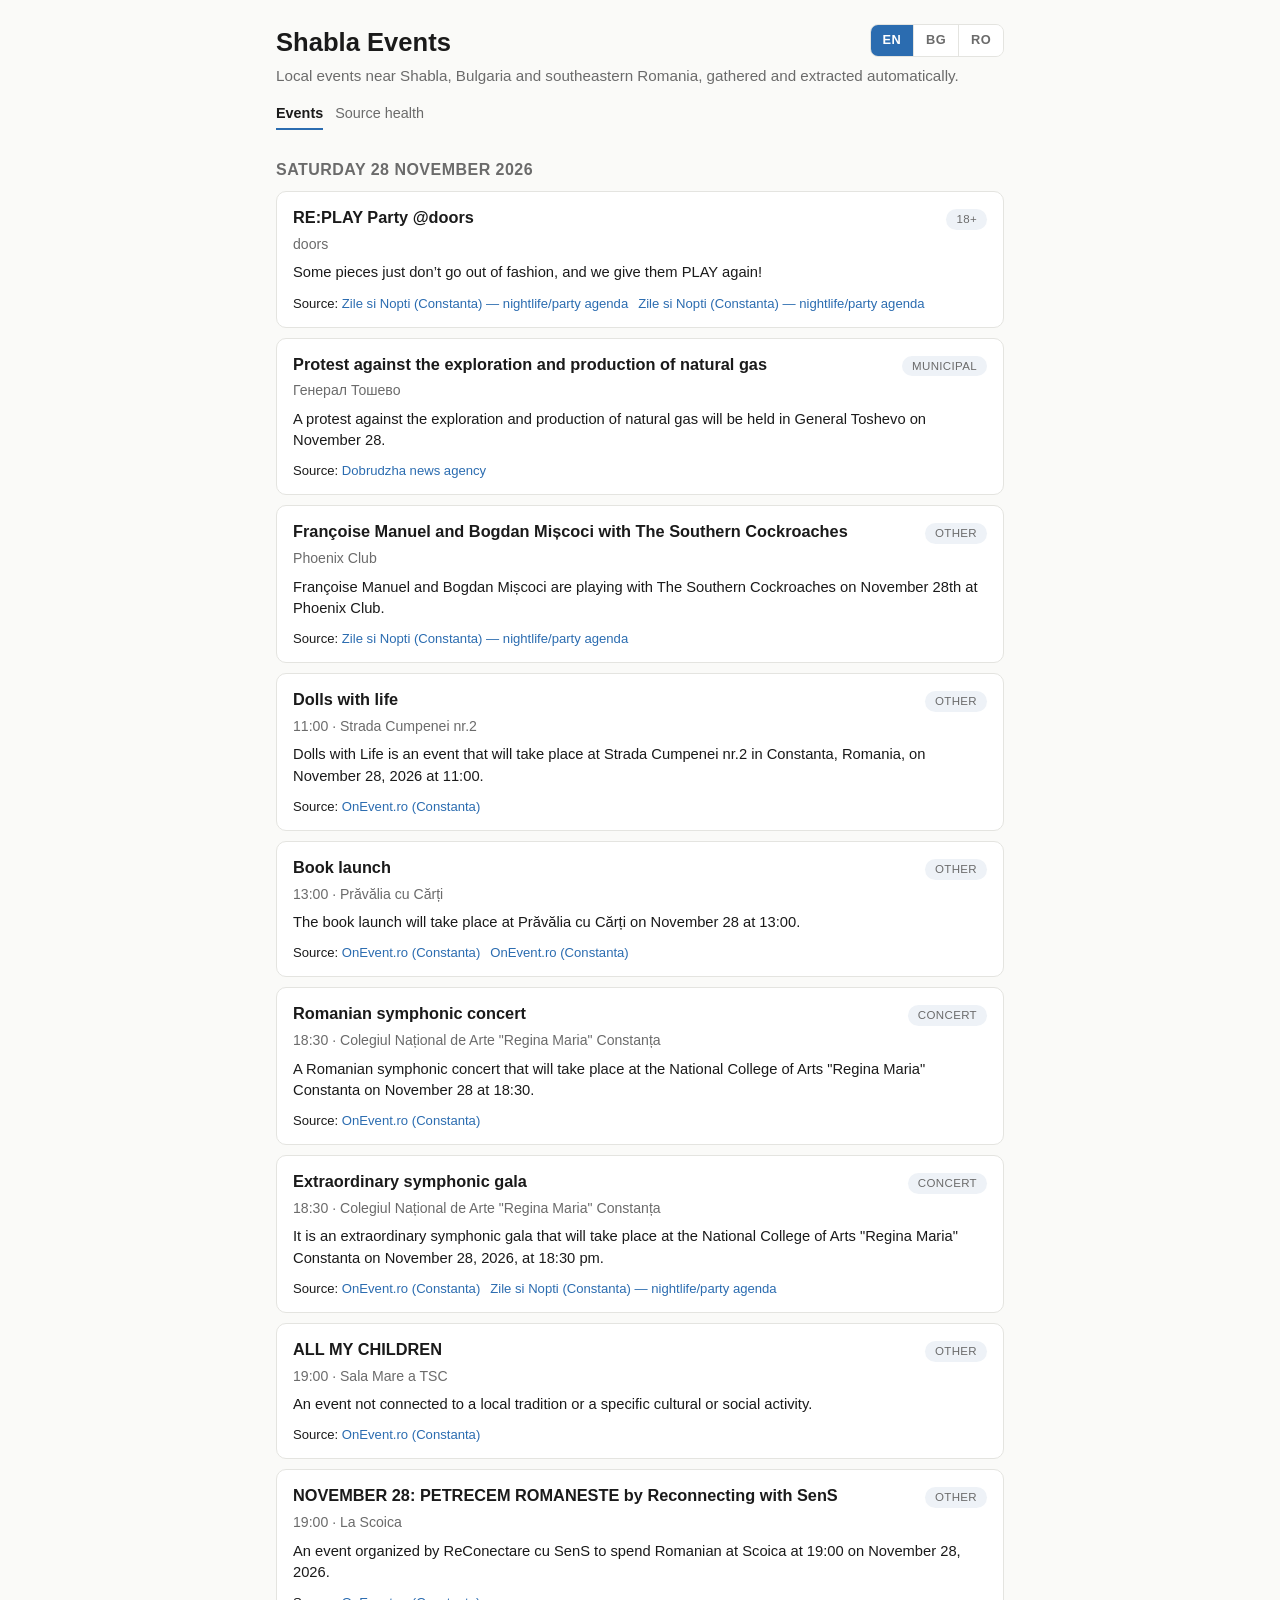
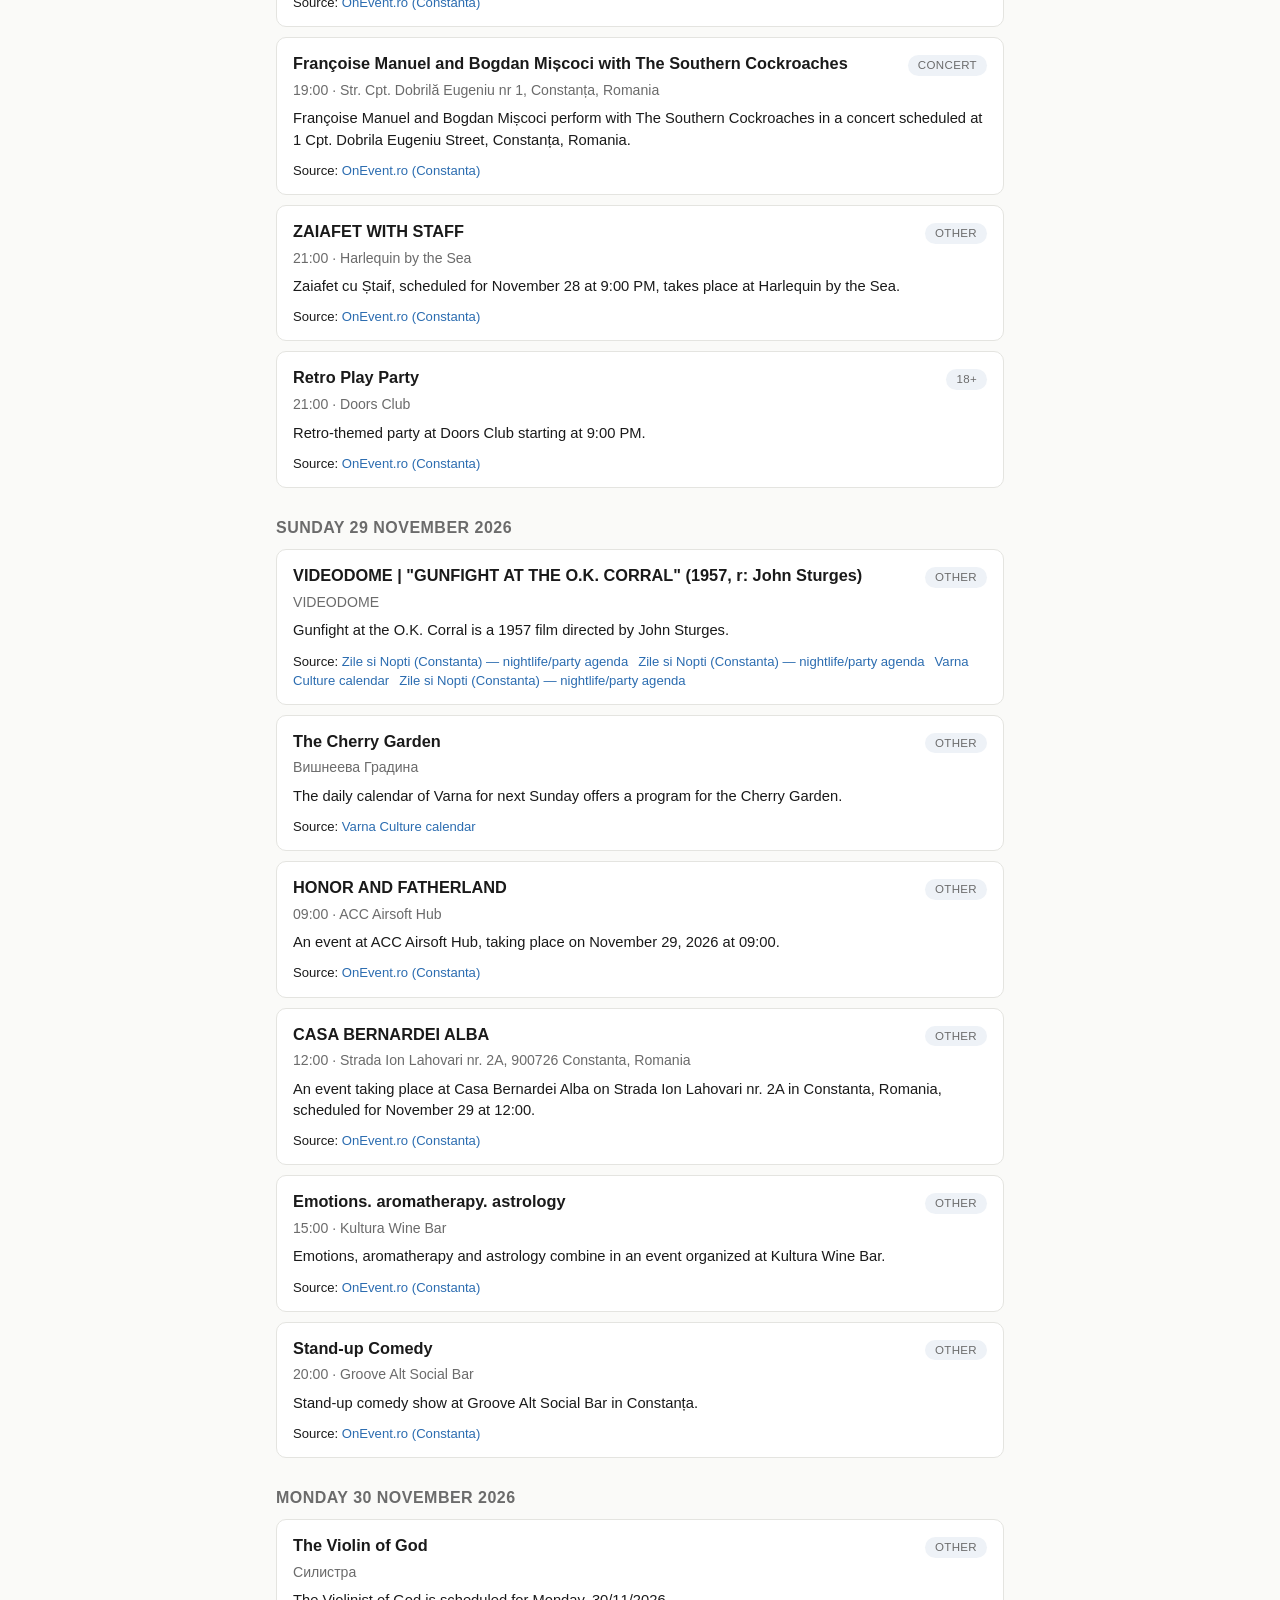
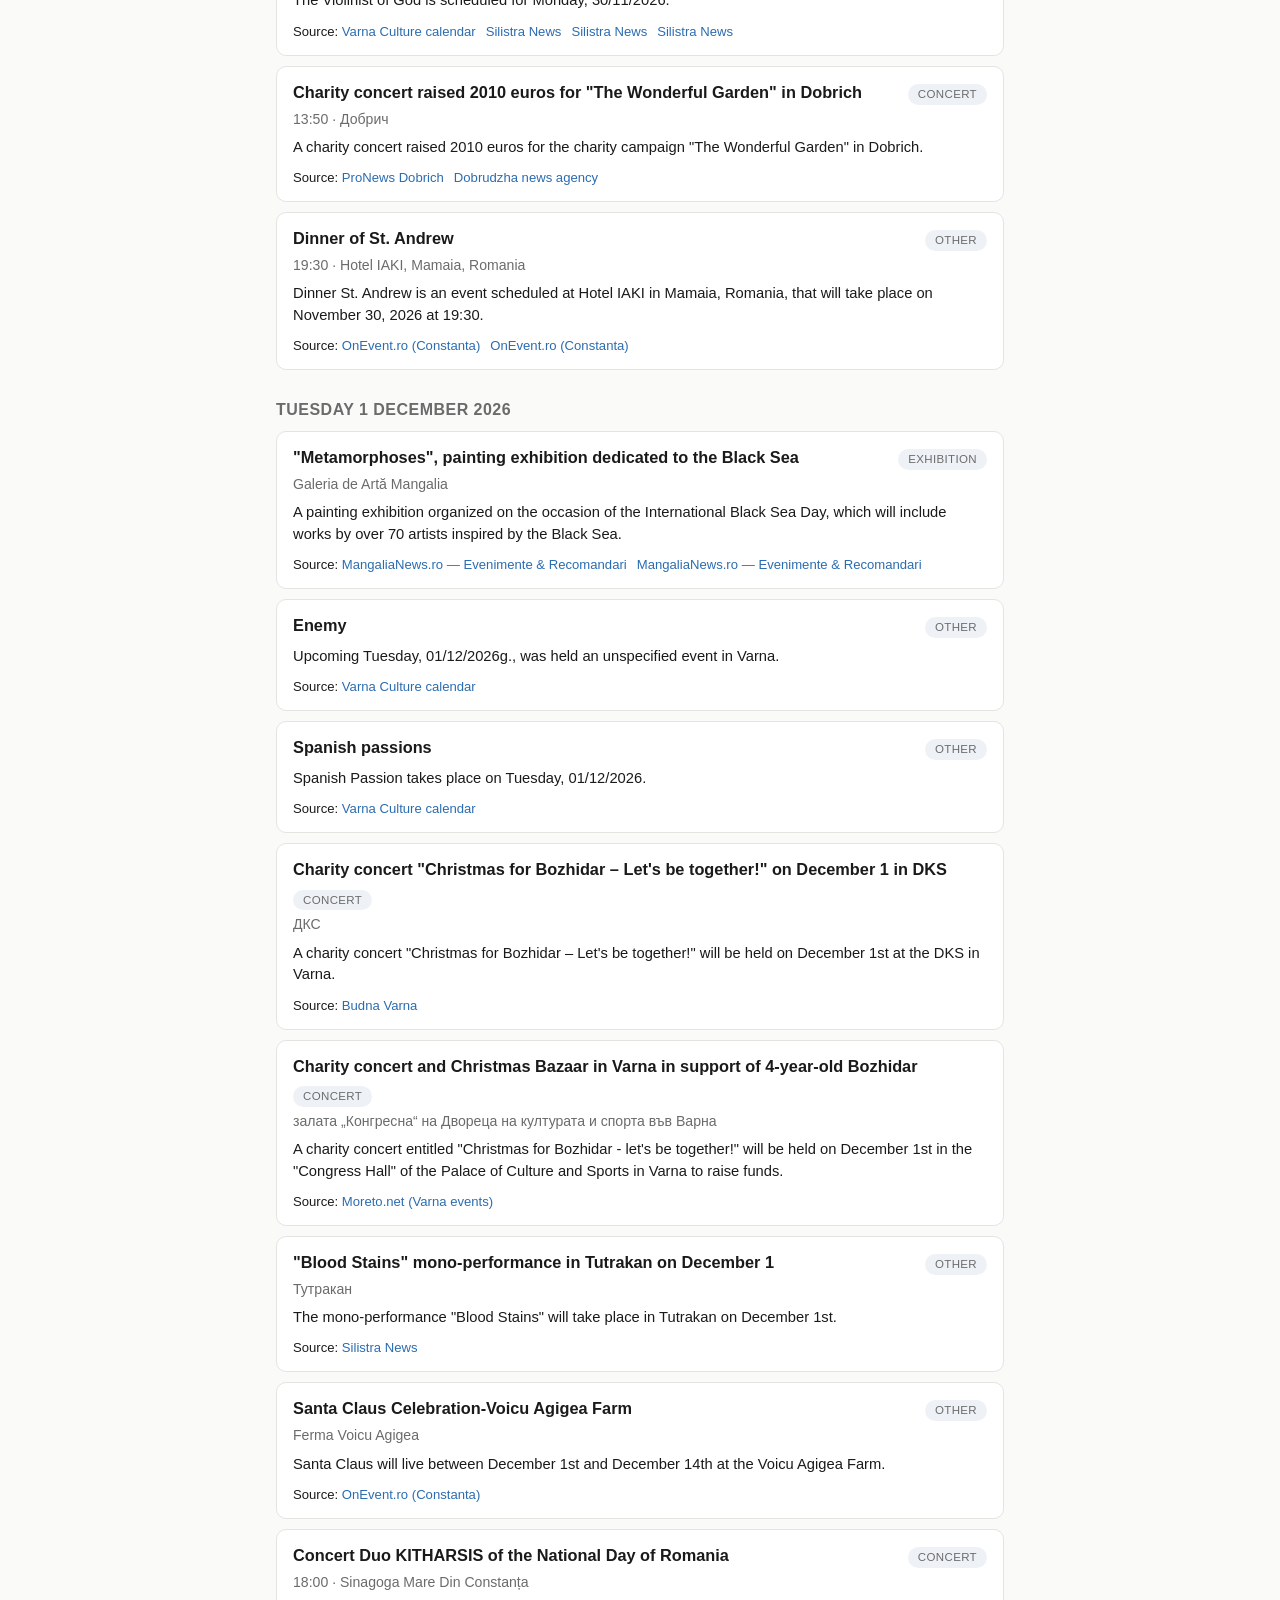
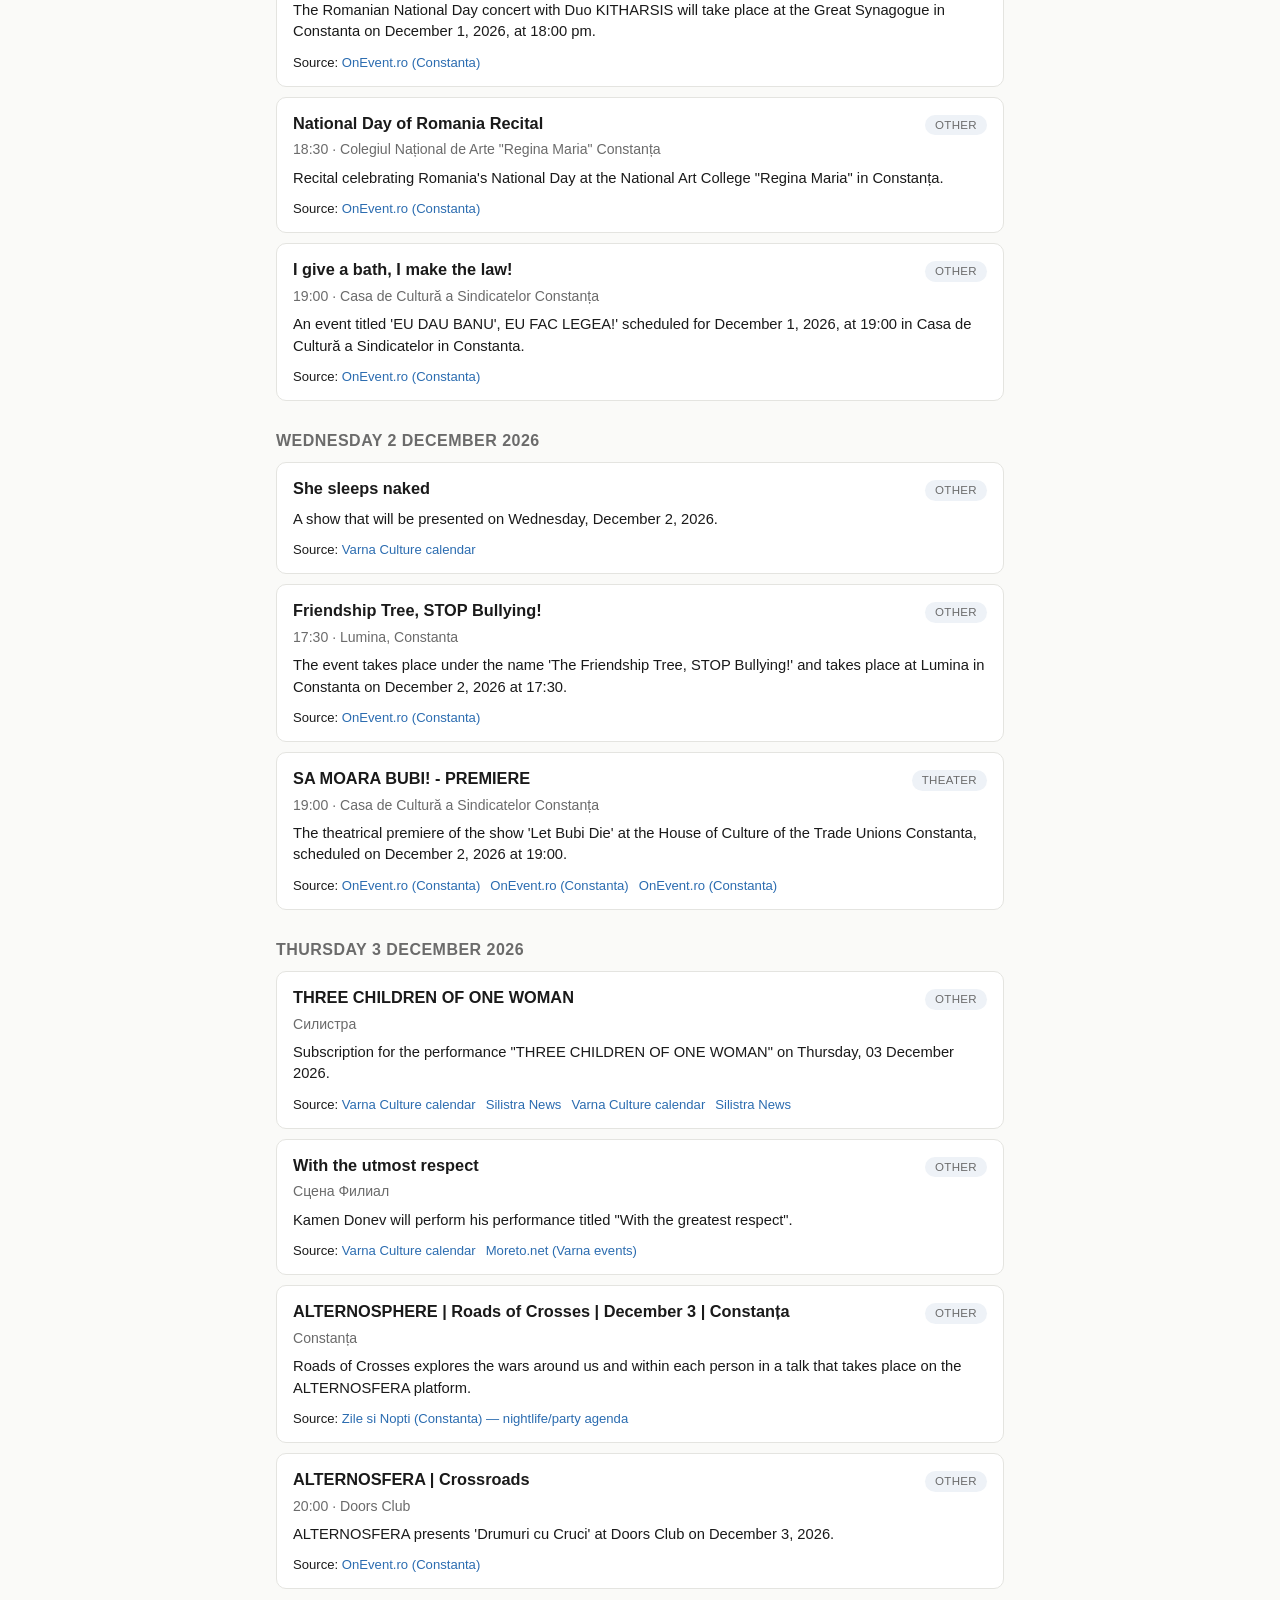
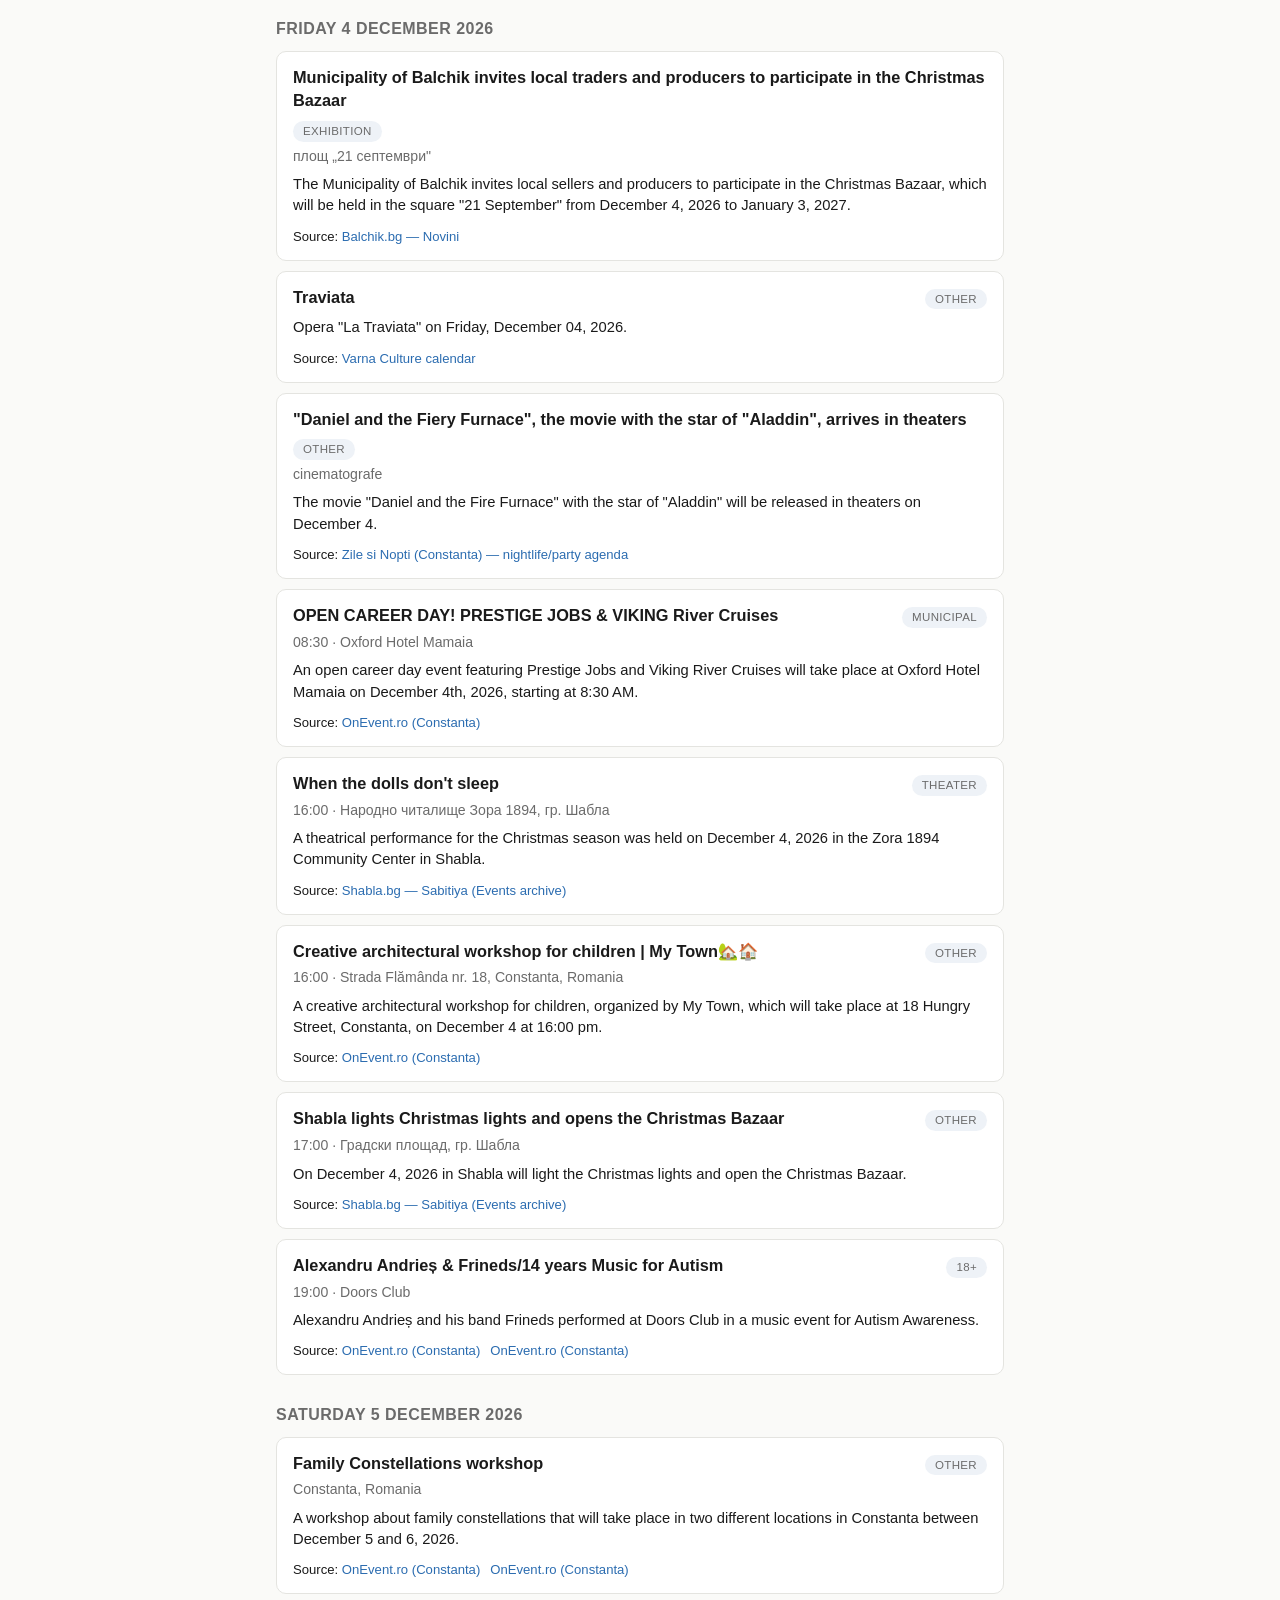
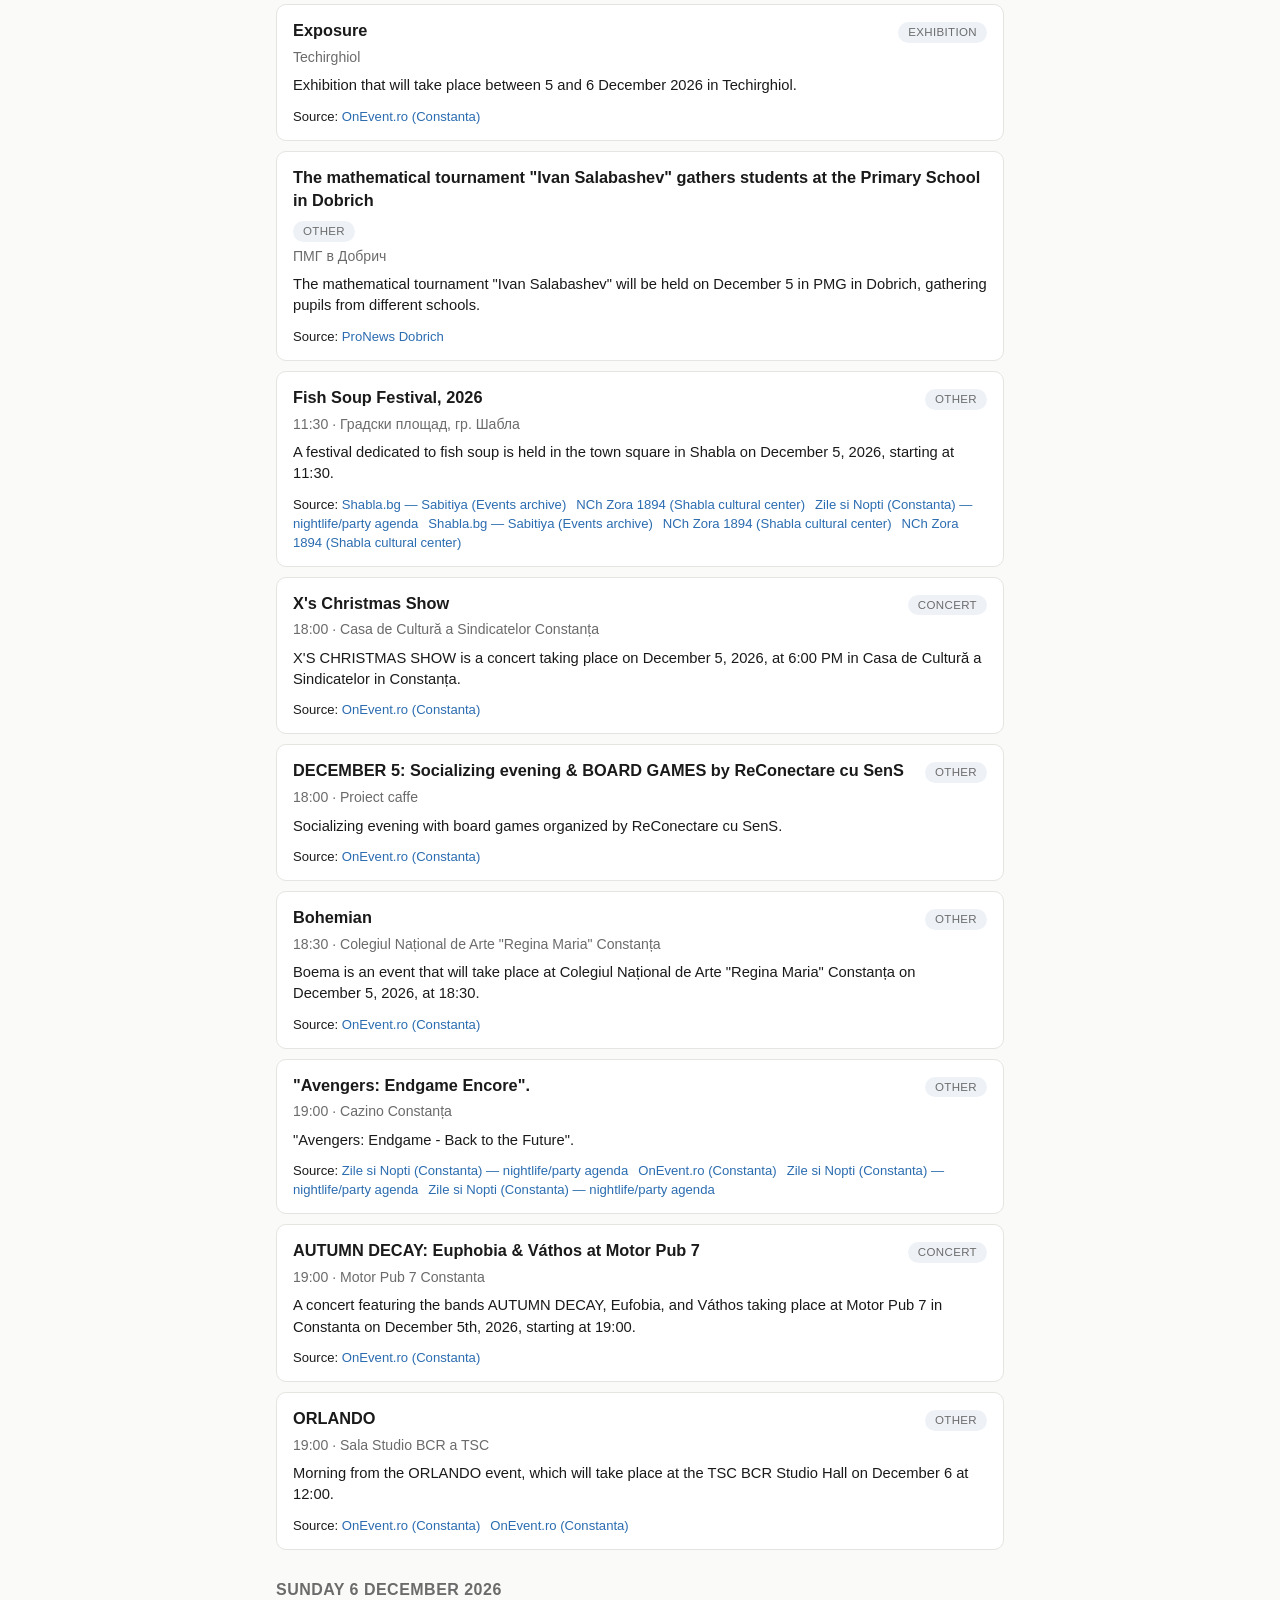
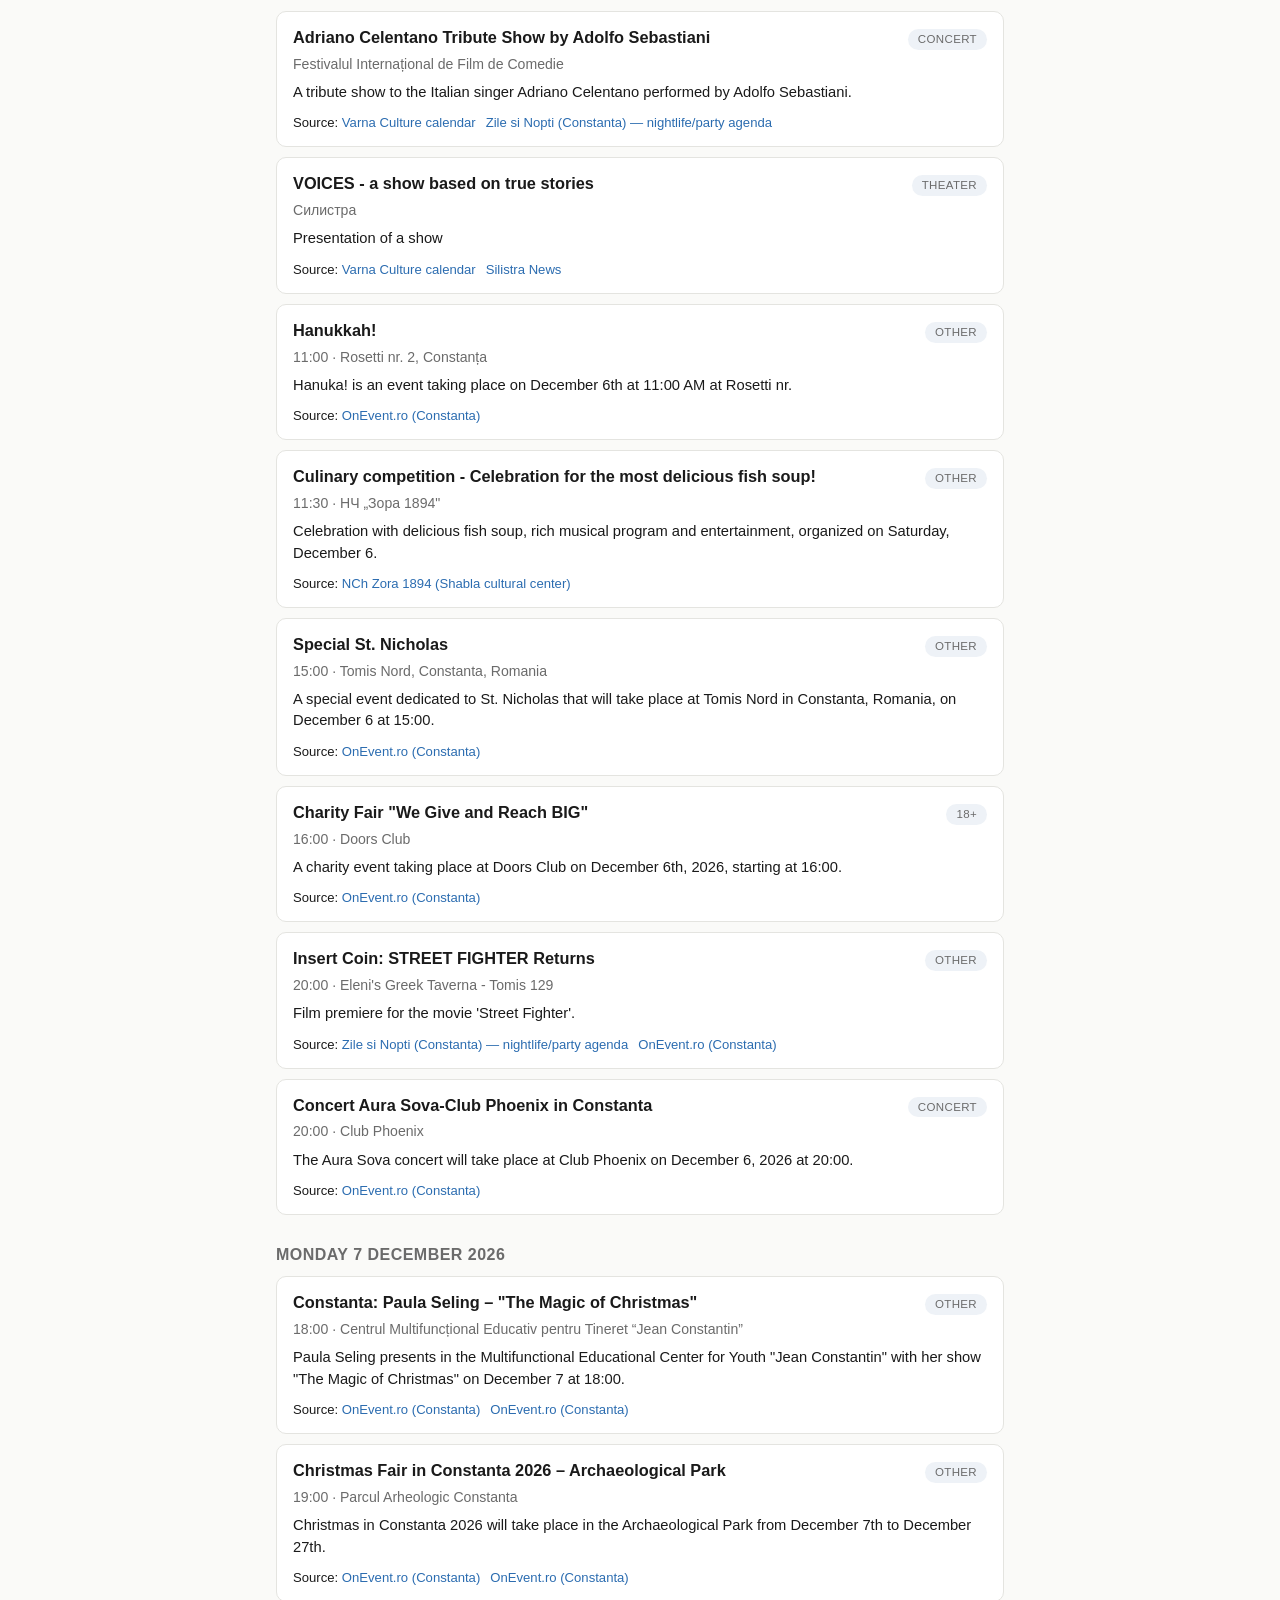
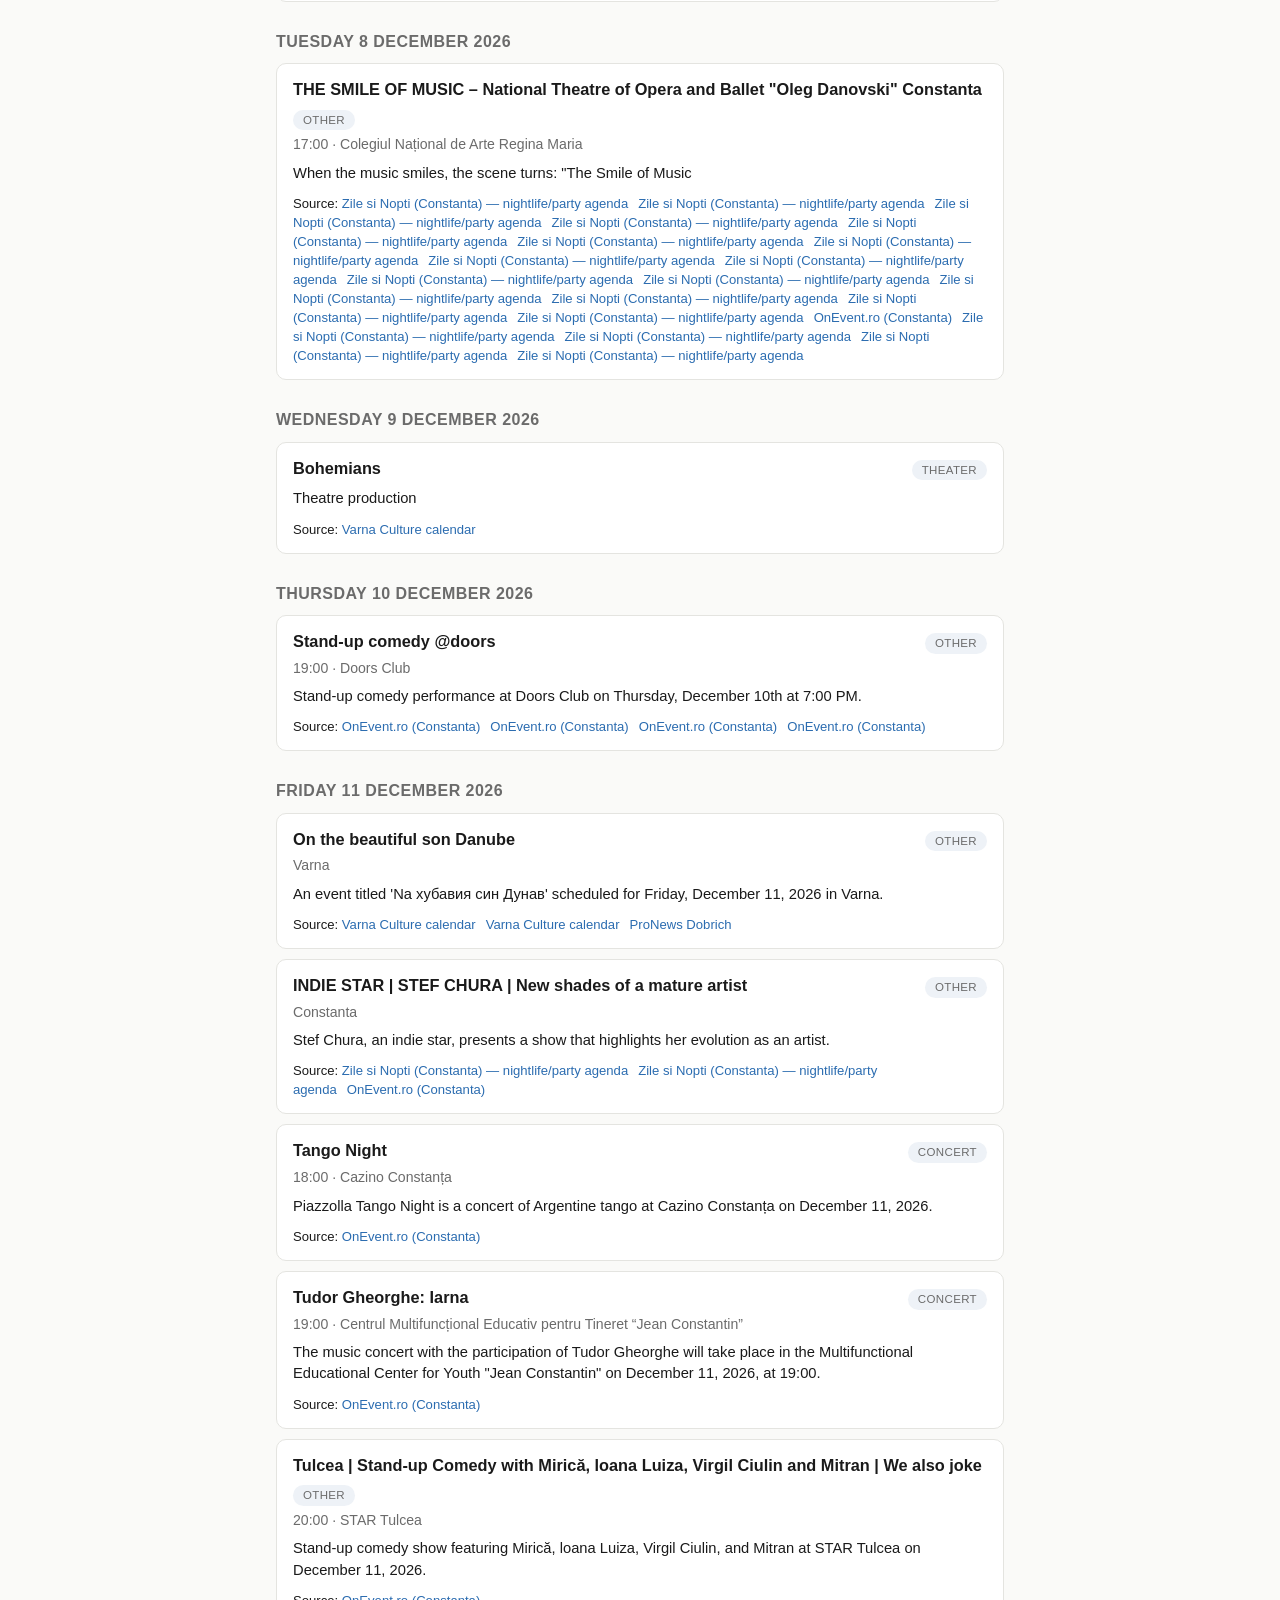
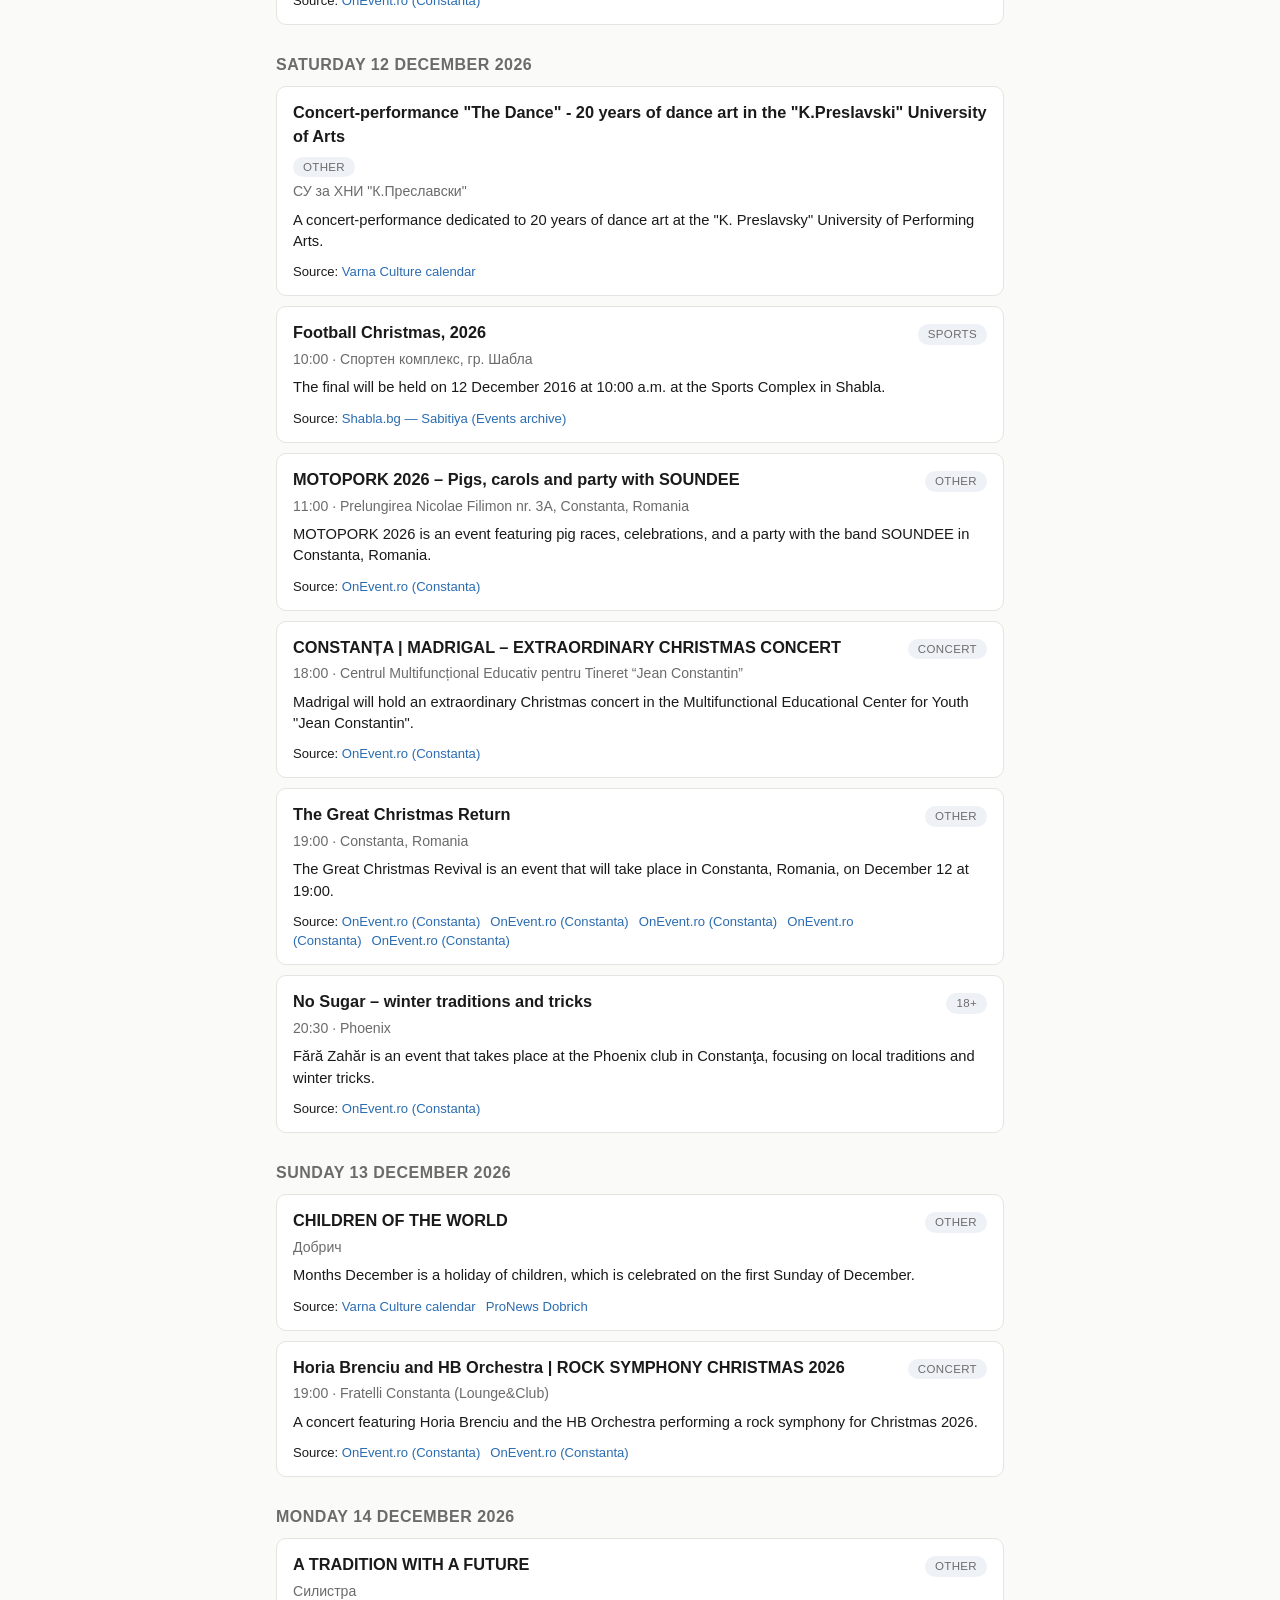
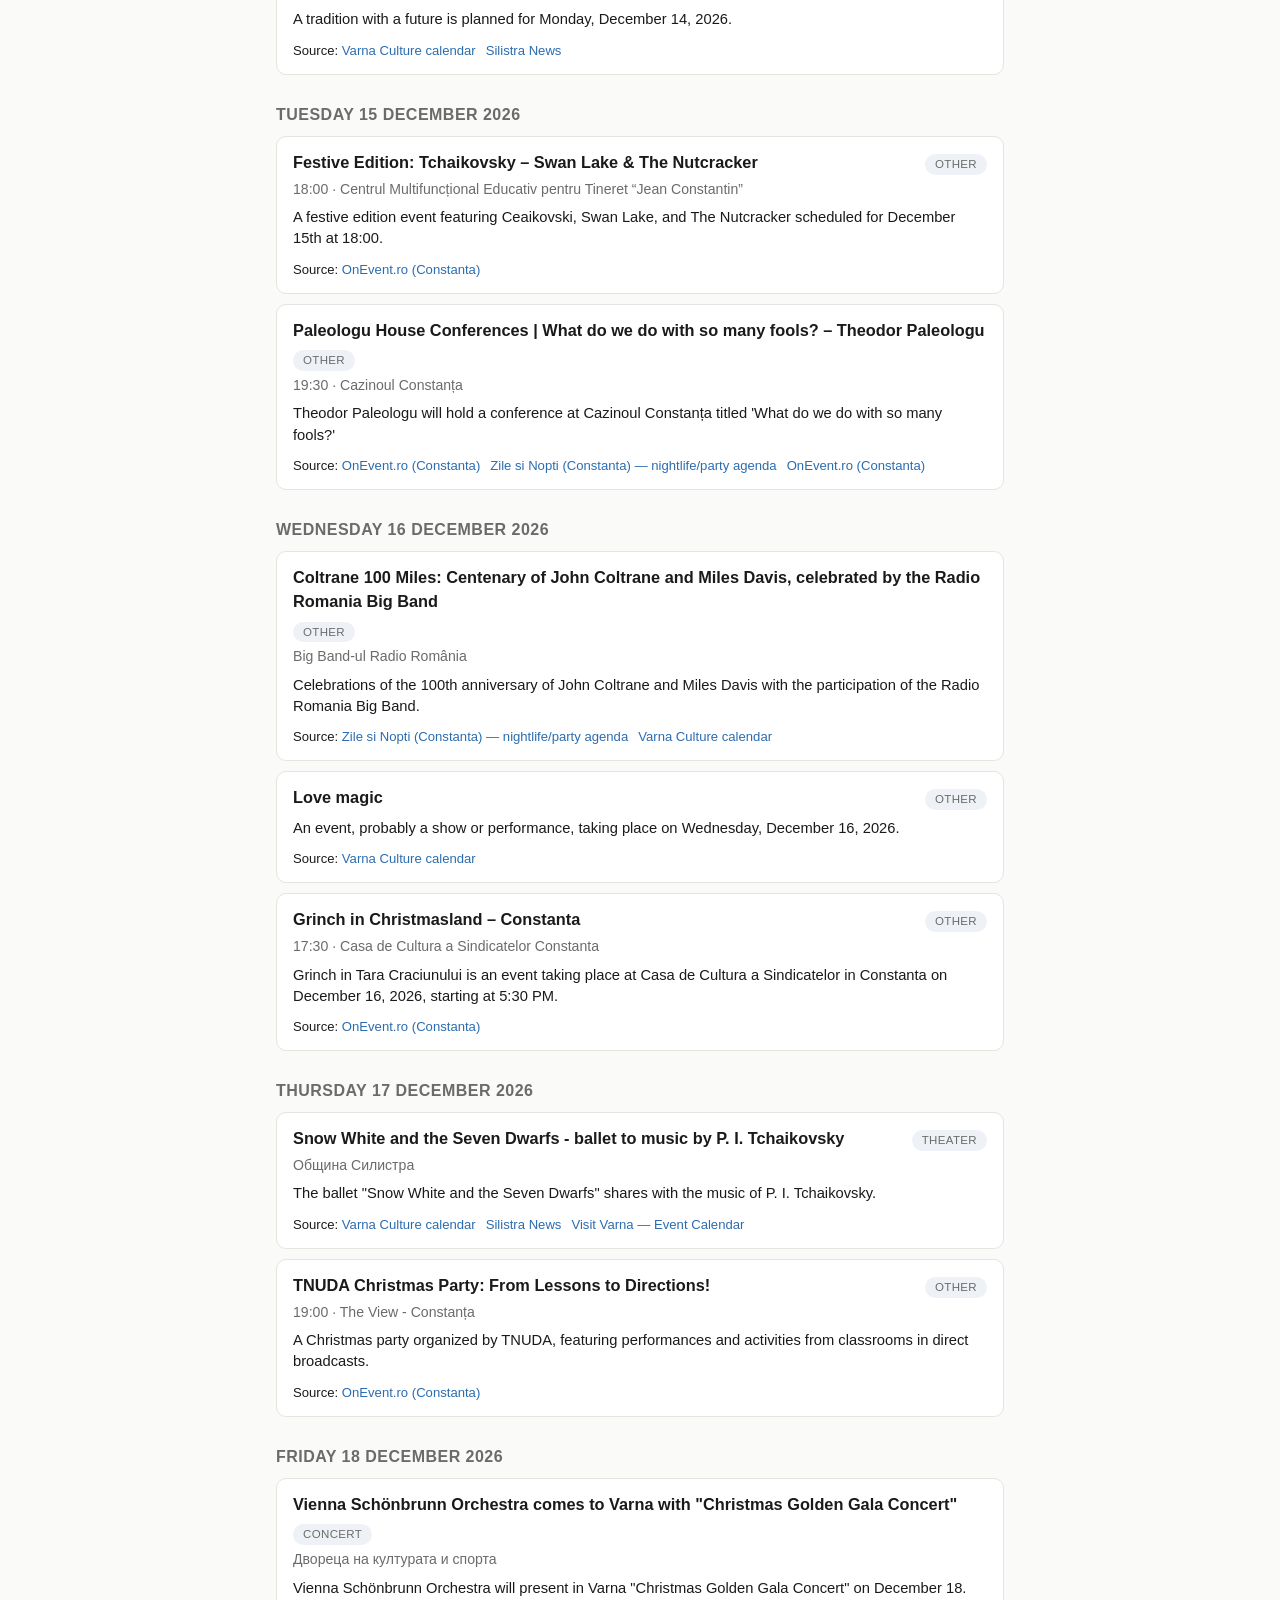
<file: docs/index.html>
<!doctype html>
<html lang="en">
<head>
<meta charset="utf-8">
<meta name="viewport" content="width=device-width, initial-scale=1">
<title>Shabla Events</title>
<link rel="icon" href="data:,">
<link rel="stylesheet" href="assets/style.css">
</head>
<body data-title-key="pageTitle">
<div class="wrap">
  <header>
    <div class="header-row">
      <h1 data-i18n="title">Shabla Events</h1>
      <div id="lang-switch" class="lang-switch"></div>
    </div>
    <p class="subtitle" data-i18n="subtitle">Local events near Shabla, Bulgaria and southeastern Romania, gathered and extracted automatically.</p>
    <nav class="tabs">
      <a href="index.html" class="active" data-i18n="tabEvents">Events</a>
      <a href="stats.html" data-i18n="tabHealth">Source health</a>
    </nav>
  </header>
  <main id="content">
    <p class="loading" data-i18n="loading">Loading events…</p>
  </main>
  <footer id="footer"></footer>
</div>
<script src="assets/i18n.js"></script>
<script src="assets/app.js"></script>
</body>
</html>
</file>
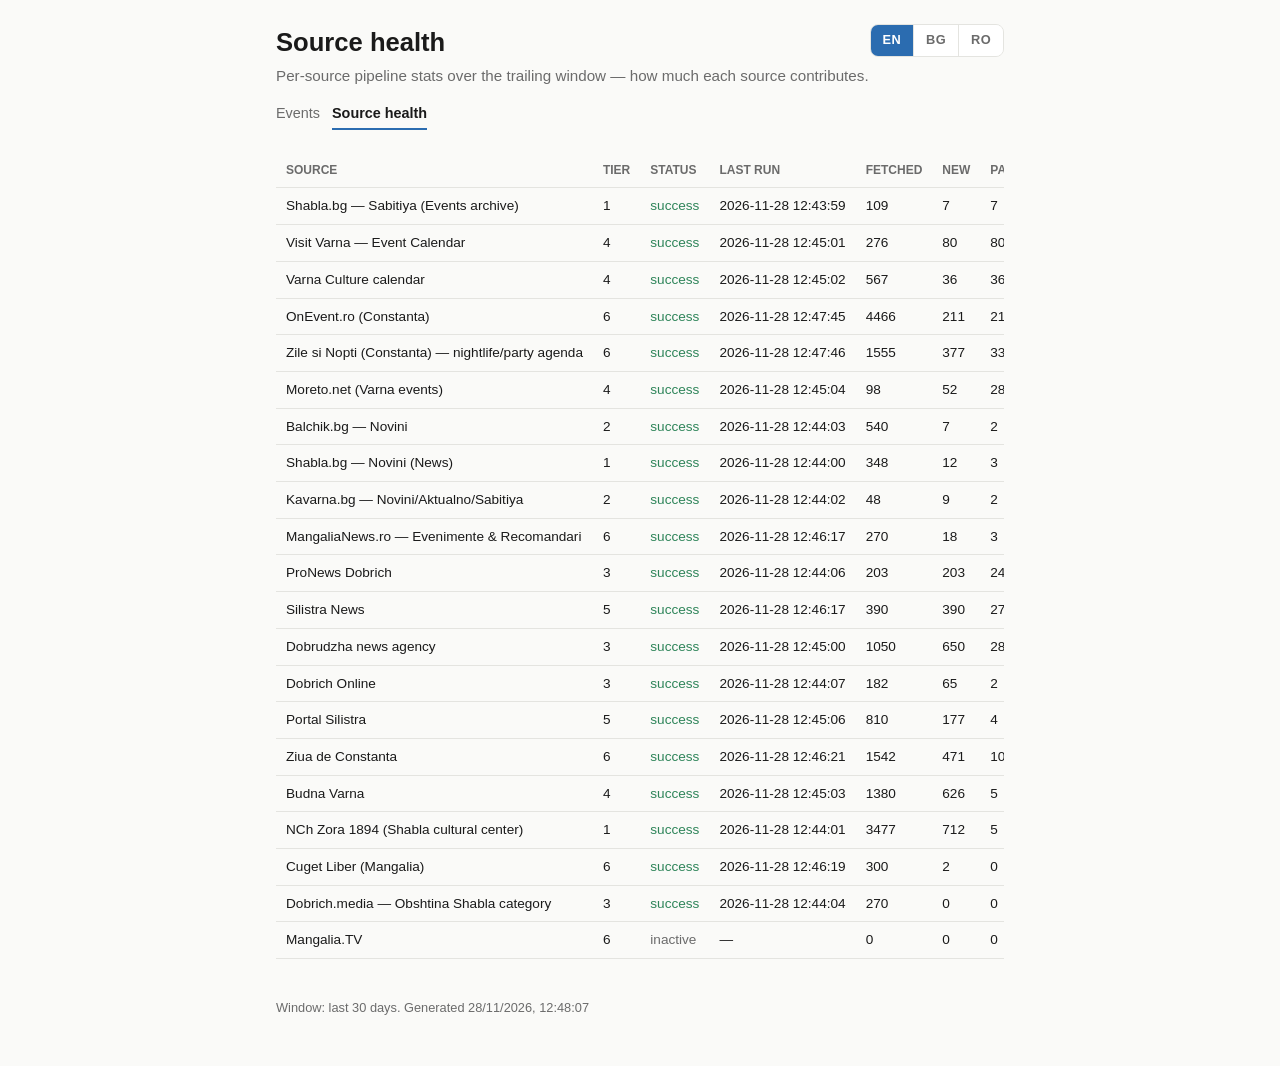
<file: docs/stats.html>
<!doctype html>
<html lang="en">
<head>
<meta charset="utf-8">
<meta name="viewport" content="width=device-width, initial-scale=1">
<title>Shabla Events — Source health</title>
<link rel="icon" href="data:,">
<link rel="stylesheet" href="assets/style.css">
</head>
<body data-title-key="statsPageTitle">
<div class="wrap">
  <header>
    <div class="header-row">
      <h1 data-i18n="statsTitle">Source health</h1>
      <div id="lang-switch" class="lang-switch"></div>
    </div>
    <p class="subtitle" data-i18n="statsSubtitle">Per-source pipeline stats over the trailing window — how much each source contributes.</p>
    <nav class="tabs">
      <a href="index.html" data-i18n="tabEvents">Events</a>
      <a href="stats.html" class="active" data-i18n="tabHealth">Source health</a>
    </nav>
  </header>
  <main id="content">
    <p class="loading" data-i18n="loadingStats">Loading stats…</p>
  </main>
  <footer id="footer"></footer>
</div>
<script src="assets/i18n.js"></script>
<script src="assets/stats.js"></script>
</body>
</html>
</file>
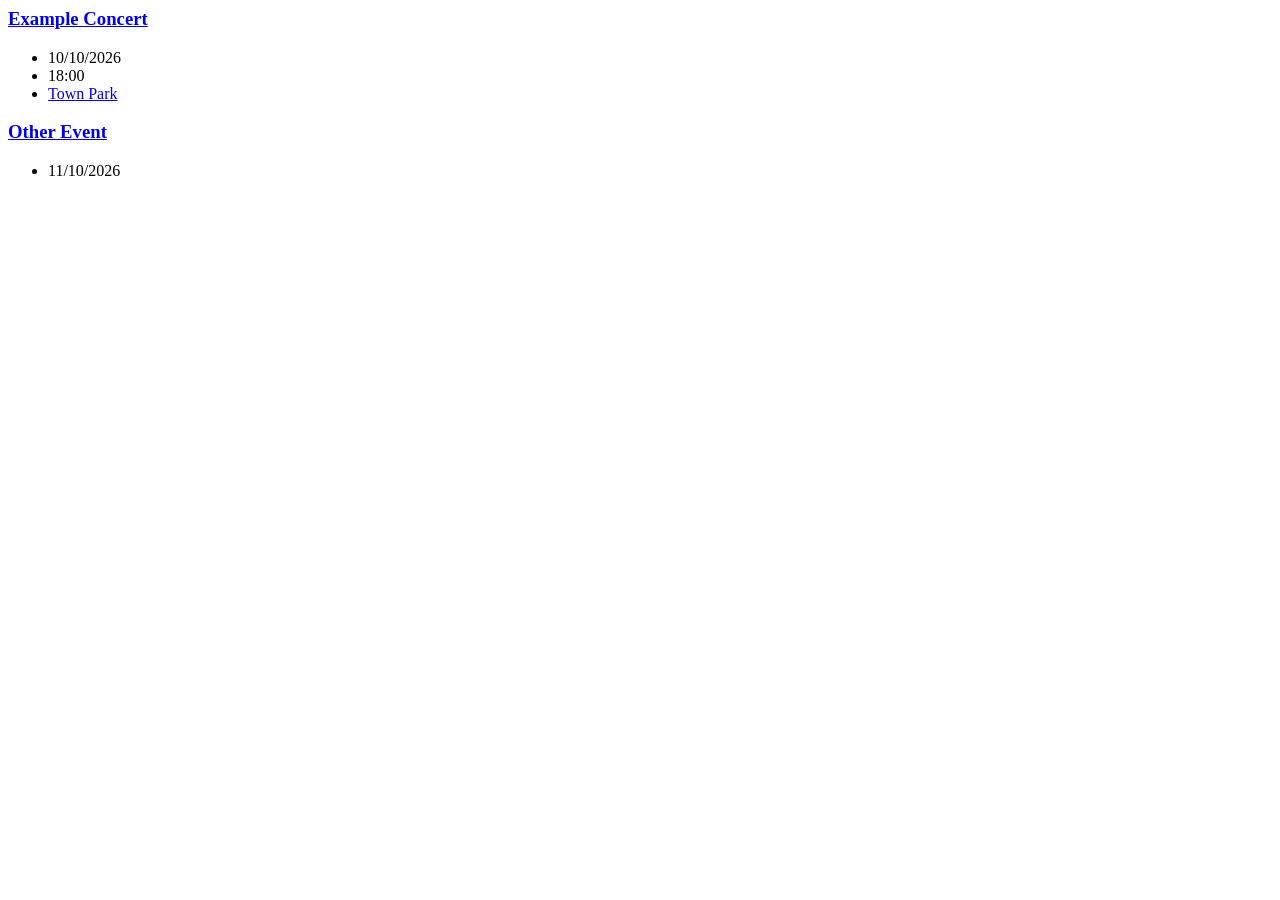
<file: tests/fixtures/sample_event_list.html>
<html>
<body>
<main>
  <article class="lsvr_event">
    <h3 class="post__title"><a href="/events/example-concert/">Example Concert</a></h3>
    <ul class="post__info">
      <li class="post__info-item--date">10/10/2026</li>
      <li class="post__info-item--time">18:00</li>
      <li class="post__info-item--location"><a href="/event-location/park/">Town Park</a></li>
    </ul>
  </article>
  <article class="lsvr_event">
    <h3 class="post__title"><a href="https://example.com/events/other/">Other Event</a></h3>
    <ul class="post__info">
      <li class="post__info-item--date">11/10/2026</li>
    </ul>
  </article>
</main>
</body>
</html>
</file>
<file: docs/assets/style.css>
:root {
  color-scheme: light dark;
  --bg: #fafaf8;
  --fg: #1a1a1a;
  --muted: #6b6b6b;
  --card-bg: #ffffff;
  --border: #e4e4e0;
  --accent: #2b6cb0;
  --badge-bg: #eef2f7;
}

@media (prefers-color-scheme: dark) {
  :root {
    --bg: #15181c;
    --fg: #e9e9e7;
    --muted: #9a9a95;
    --card-bg: #1d2126;
    --border: #2c3138;
    --accent: #6fa8dc;
    --badge-bg: #262b31;
  }
}

* {
  box-sizing: border-box;
}

body {
  margin: 0;
  background: var(--bg);
  color: var(--fg);
  font-family: -apple-system, BlinkMacSystemFont, "Segoe UI", Roboto, sans-serif;
  line-height: 1.45;
}

.wrap {
  max-width: 760px;
  margin: 0 auto;
  padding: 24px 16px 48px;
}

header h1 {
  margin: 0 0 4px;
  font-size: 1.6rem;
}

header p.subtitle {
  margin: 0 0 16px;
  color: var(--muted);
  font-size: 0.95rem;
}

nav.tabs {
  display: flex;
  gap: 12px;
  margin-bottom: 24px;
  font-size: 0.9rem;
}

nav.tabs a {
  color: var(--muted);
  text-decoration: none;
  padding-bottom: 4px;
}

nav.tabs a.active {
  color: var(--fg);
  border-bottom: 2px solid var(--accent);
  font-weight: 600;
}

.date-group h2 {
  font-size: 1rem;
  color: var(--muted);
  margin: 28px 0 10px;
  font-weight: 600;
  text-transform: uppercase;
  letter-spacing: 0.03em;
}

.event-card {
  background: var(--card-bg);
  border: 1px solid var(--border);
  border-radius: 10px;
  padding: 14px 16px;
  margin-bottom: 10px;
}

.event-card .row1 {
  display: flex;
  justify-content: space-between;
  align-items: baseline;
  gap: 8px;
  flex-wrap: wrap;
}

.event-card .title {
  font-weight: 600;
  font-size: 1.02rem;
}

.badge {
  display: inline-block;
  background: var(--badge-bg);
  color: var(--muted);
  border-radius: 999px;
  padding: 2px 10px;
  font-size: 0.72rem;
  text-transform: uppercase;
  letter-spacing: 0.03em;
  white-space: nowrap;
}

.event-card .meta {
  color: var(--muted);
  font-size: 0.88rem;
  margin-top: 4px;
}

.event-card .description {
  margin-top: 8px;
  font-size: 0.92rem;
}

.event-card .sources {
  margin-top: 10px;
  font-size: 0.82rem;
}

.event-card .sources a {
  color: var(--accent);
  text-decoration: none;
  margin-right: 10px;
}

.event-card .sources a:hover {
  text-decoration: underline;
}

.empty-state, .loading {
  color: var(--muted);
  padding: 40px 0;
  text-align: center;
}

table.stats {
  width: 100%;
  border-collapse: collapse;
  font-size: 0.85rem;
}

table.stats th, table.stats td {
  text-align: left;
  padding: 8px 10px;
  border-bottom: 1px solid var(--border);
  white-space: nowrap;
}

table.stats th {
  color: var(--muted);
  font-weight: 600;
  font-size: 0.75rem;
  text-transform: uppercase;
}

.overflow-x {
  overflow-x: auto;
}

.status-ok { color: #2f855a; }
.status-error { color: #c53030; }
.status-inactive { color: var(--muted); }

footer {
  margin-top: 40px;
  color: var(--muted);
  font-size: 0.8rem;
}

.header-row {
  display: flex;
  justify-content: space-between;
  align-items: flex-start;
  gap: 12px;
  flex-wrap: wrap;
}

.lang-switch {
  display: inline-flex;
  border: 1px solid var(--border);
  border-radius: 8px;
  overflow: hidden;
  flex-shrink: 0;
}

.lang-switch button {
  background: var(--card-bg);
  color: var(--muted);
  border: 0;
  border-right: 1px solid var(--border);
  padding: 6px 12px;
  font: inherit;
  font-size: 0.8rem;
  font-weight: 600;
  letter-spacing: 0.03em;
  cursor: pointer;
}

.lang-switch button:last-child {
  border-right: 0;
}

.lang-switch button[aria-pressed="true"] {
  background: var(--accent);
  color: #fff;
}

.lang-switch button:focus-visible {
  outline: 2px solid var(--accent);
  outline-offset: -2px;
}
</file>
